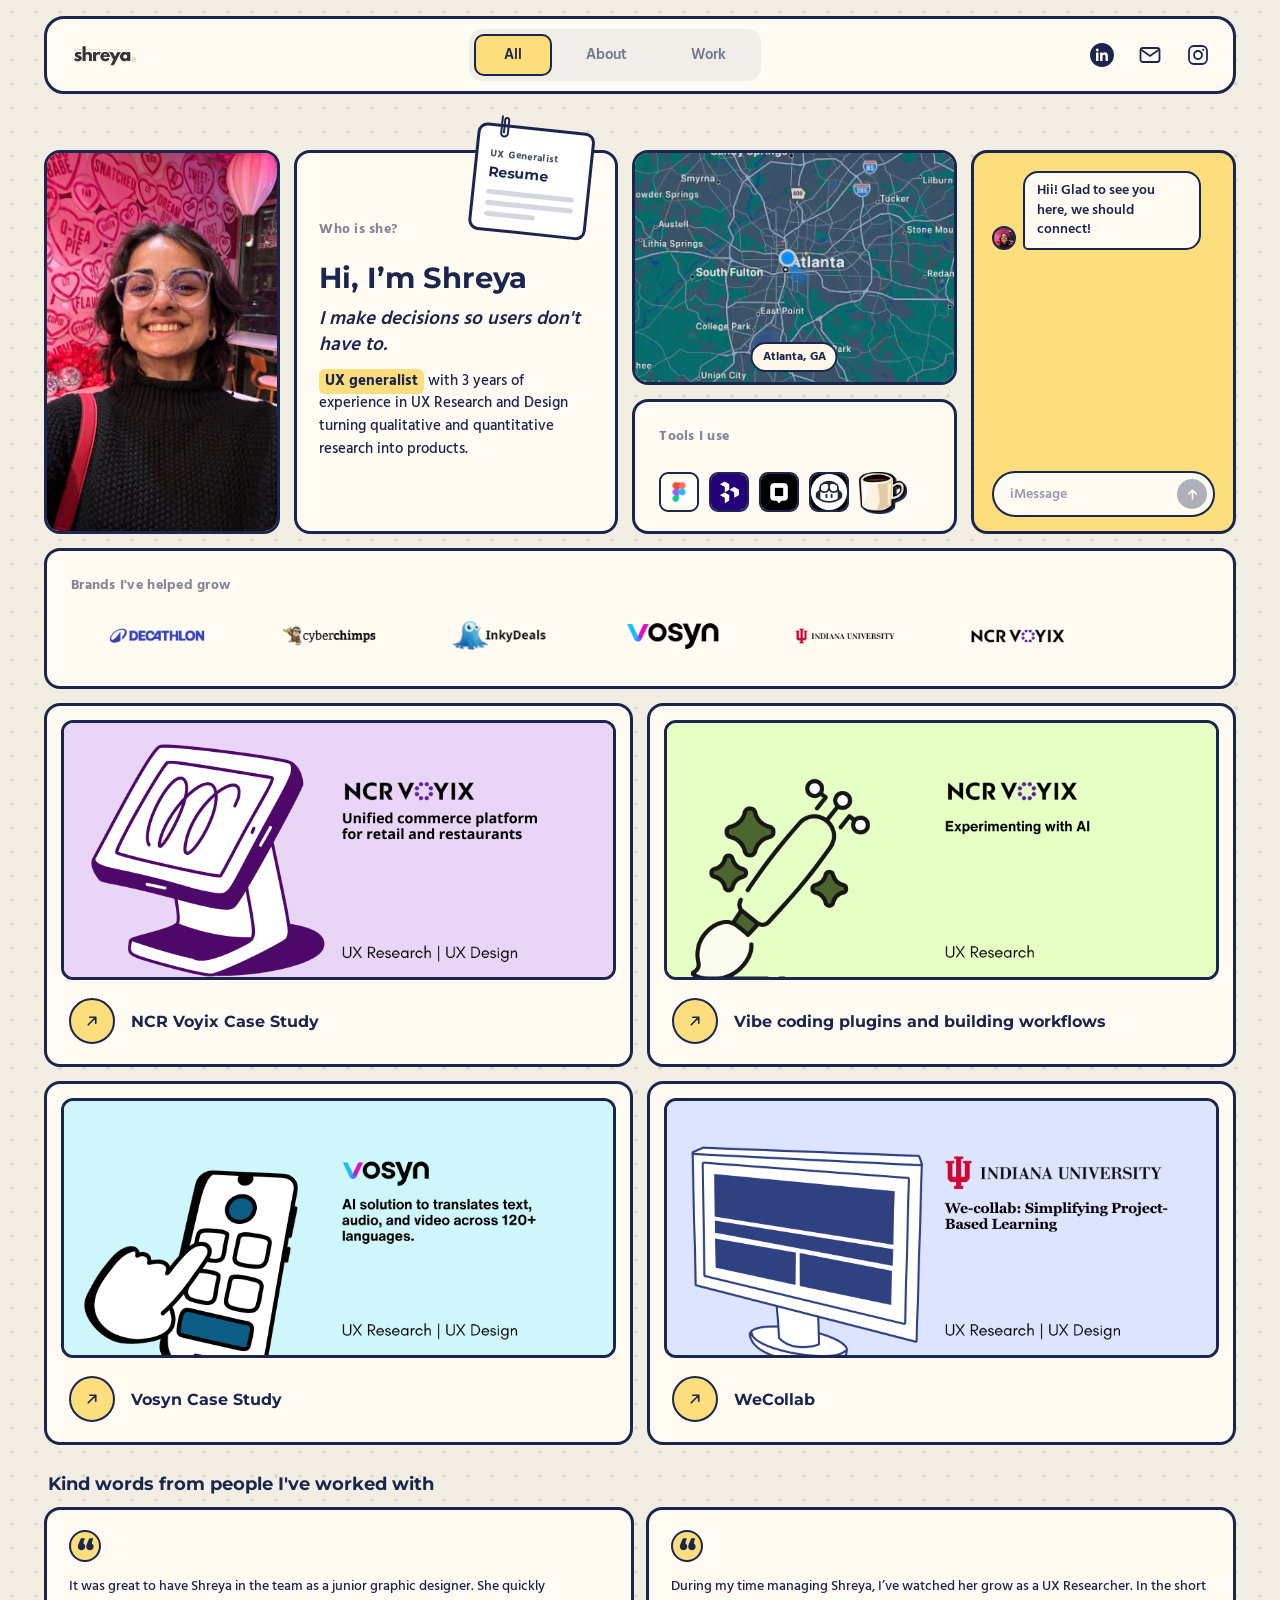
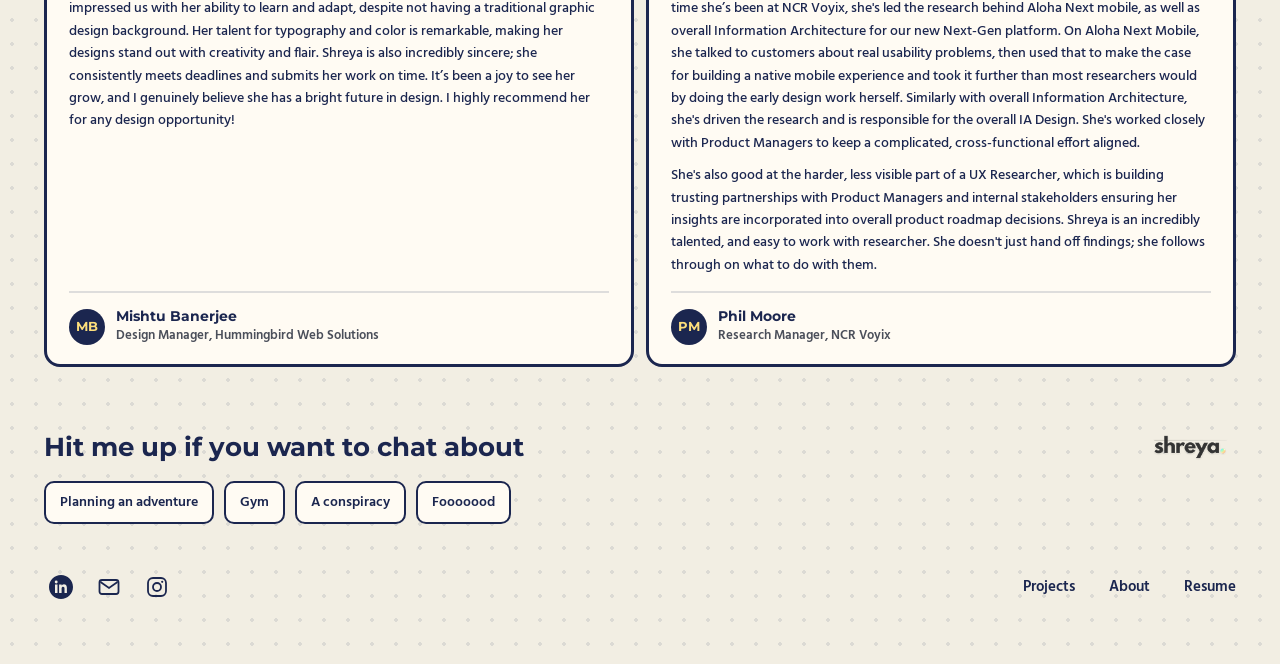
<file: index.html>
<!DOCTYPE html>
<html lang="en">
<head>
  <!-- Google tag (gtag.js) -->
  <script async src="https://www.googletagmanager.com/gtag/js?id=G-S7SCK7FHKJ"></script>
  <script>
    window.dataLayer = window.dataLayer || [];
    function gtag(){dataLayer.push(arguments);}
    gtag('js', new Date());

    gtag('config', 'G-S7SCK7FHKJ');
  </script>
  <meta charset="UTF-8" />
  <meta name="viewport" content="width=device-width, initial-scale=1.0" />
  <title>Shreya Pabalkar — UX Researcher &amp; Designer</title>
  <meta name="description" content="Shreya Pabalkar — a UX Designer turning bizarre ideas into beautifully organized realities." />
  <link rel="preconnect" href="https://fonts.googleapis.com" />
  <link rel="preconnect" href="https://fonts.gstatic.com" crossorigin />
  <link href="https://fonts.googleapis.com/css2?family=Montserrat:wght@600;700;800&family=Hind:wght@400;500;600;700&display=swap" rel="stylesheet" />
  <link rel="stylesheet" href="style.css?v=65" />
  <link rel="icon" href="data:image/svg+xml,<svg xmlns='http://www.w3.org/2000/svg' viewBox='0 0 100 100'><text y='.9em' font-size='90'>☕</text></svg>" />
</head>
<body>

  <div class="page">

    <!-- ============ HEADER ============ -->
    <div class="site-header-slot" id="header-slot">
    <header class="site-header" id="site-header">
      <a class="logo" href="#home" data-nav="home">
        <img src="Homepage/mylogo.png" alt="Shreya Pabalkar" />
      </a>

      <nav class="tabs" aria-label="Main">
        <button class="tab is-active" data-tab="home">All</button>
        <button class="tab" data-tab="about">About</button>
        <button class="tab" data-tab="work">Work</button>
      </nav>

      <div class="socials">
        <a data-social="linkedin" href="#" target="_blank" rel="noopener" aria-label="LinkedIn">
          <svg viewBox="0 0 24 24"><path d="M12 0C5.4 0 0 5.4 0 12s5.4 12 12 12 12-5.4 12-12S18.6 0 12 0zM8.5 18H6V9.5h2.5V18zM7.2 8.4a1.45 1.45 0 1 1 0-2.9 1.45 1.45 0 0 1 0 2.9zM18 18h-2.5v-4.4c0-1.1-.4-1.8-1.4-1.8-.8 0-1.2.5-1.4 1-.1.2-.1.5-.1.7V18h-2.5V9.5h2.5v1.1c.3-.5 1-1.3 2.3-1.3 1.7 0 3 1.1 3 3.5V18z"/></svg>
        </a>
        <a data-social="email" href="#" aria-label="Email">
          <svg viewBox="0 0 24 24" fill="none" stroke="currentColor" stroke-width="1.8"><rect x="2.5" y="5" width="19" height="14" rx="2.5"/><path d="M3.5 7l8.5 6 8.5-6"/></svg>
        </a>
        <a data-social="instagram" href="#" target="_blank" rel="noopener" aria-label="Instagram">
          <svg viewBox="0 0 24 24" fill="none" stroke="currentColor" stroke-width="1.8"><rect x="3" y="3" width="18" height="18" rx="5"/><circle cx="12" cy="12" r="4"/><circle cx="17.2" cy="6.8" r="1.1" fill="currentColor" stroke="none"/></svg>
        </a>
      </div>
    </header>
    </div>

    <!-- ============ VIEW: HOME ============ -->
    <main id="view-home" class="view">

      <div class="bento-grid">

        <!-- photo -->
        <div class="card box-b card-photo">
          <img id="hero-photo" alt="Shreya Pabalkar" />
        </div>

        <!-- about + resume -->
        <div class="card box-a card-intro">
          <a class="resume-paper" id="resume-link" data-resume href="#" target="_blank" rel="noopener" aria-label="Open resume PDF">
            <svg class="paperclip" viewBox="0 0 24 34" aria-hidden="true">
              <path d="M8 3 v20 a4 4 0 0 0 8 0 V7 a2.4 2.4 0 0 0 -4.8 0 v15"
                    fill="none" stroke="#1B264F" stroke-width="2.4" stroke-linecap="round"/>
            </svg>
            <span class="paper-kicker">UX Generalist</span>
            <span class="paper-title">Resume</span>
            <span class="paper-line"></span>
            <span class="paper-line"></span>
            <span class="paper-line short"></span>
          </a>
          <div class="intro-body">
            <p class="card-label" id="hero-label">Who is she?</p>
            <h1 id="hero-title"></h1>
            <p class="intro-tagline" id="hero-tagline"></p>
            <p class="intro-about" id="hero-about"></p>
          </div>
        </div>

        <!-- map -->
        <div class="card box-a card-map">
          <img src="Homepage/atlanta-map.jpg" alt="Map of Atlanta, GA" />
          <span class="map-label" id="map-label">Atlanta, GA</span>
        </div>

        <!-- tools -->
        <div class="card box-b card-tools">
          <p class="card-label">Tools I use</p>
          <div class="tools-row" id="tools-home">
            <span class="mug-wrap" id="mug-wrap" tabindex="0" role="img" aria-label="Coffee mug">
              <span class="steam" aria-hidden="true"><span></span><span></span><span></span></span>
              <img id="hero-mug" alt="" />
            </span>
          </div>
        </div>

        <!-- chat -->
        <div class="card chat-card card-chat" id="chat-card">
          <div class="chat-thread" id="chat-thread"></div>
          <form class="chat-input-row" id="chat-form" autocomplete="off">
            <input class="chat-input" id="chat-input" type="text" placeholder="iMessage" maxlength="180" aria-label="Type a message" />
            <button class="chat-send" id="chat-send" type="submit" aria-label="Send message" disabled>
              <svg viewBox="0 0 24 24" fill="none" stroke="currentColor" stroke-width="2.4" stroke-linecap="round" stroke-linejoin="round"><path d="M12 19V5M6 11l6-6 6 6"/></svg>
            </button>
          </form>
        </div>
      </div>

      <section class="brands-section">
        <div class="card box-white card-brands">
          <p class="card-label" id="brands-label">Brands that trust me</p>
          <div class="marquee">
            <div class="marquee-track" id="brands"></div>
          </div>
        </div>
      </section>

      <div class="projects-masonry">
        <div class="masonry-col" id="projects-home-col1"></div>
        <div class="masonry-col" id="projects-home-col2"></div>
      </div>

      <section class="testimonials-section" hidden>
        <p class="section-label">Kind words from people I've worked with</p>
        <div class="testimonials-grid" data-testimonials></div>
      </section>
    </main>

    <!-- ============ VIEW: ABOUT ============ -->
    <main id="view-about" class="view" hidden>
      <div class="about-simple">
        <div class="card box-white card-story" id="about-story"></div>
        <div class="about-secondary">
          <div class="card box-a card-carousel" id="about-carousel"></div>
          <div class="card box-b card-spotify" id="about-spotify"></div>
        </div>
      </div>
    </main>

    <!-- ============ VIEW: WORK ============ -->
    <main id="view-work" class="view" hidden>
      <div class="card box-white card-timeline">
        <div class="timeline" id="timeline"></div>
      </div>
      <div class="projects-grid" id="projects-work"></div>
      <section class="testimonials-section" hidden>
        <p class="section-label">Kind words from people I've worked with</p>
        <div class="testimonials-grid" data-testimonials></div>
      </section>
    </main>

    <!-- ============ VIEW: PROJECT DETAIL ============ -->
    <main id="view-project" class="view" hidden>
      <a class="back-link" id="project-back" href="#work" data-nav="work">← All work</a>
      <div class="project-layout no-nav" id="project-layout">
        <nav class="project-nav" id="project-nav" hidden>
          <ul id="project-nav-list"></ul>
        </nav>
        <div class="card box-white card-project-detail">
          <p class="card-label" id="project-category"></p>
          <h1 id="project-title"></h1>
          <!-- password gate: shown instead of the body for protected sub-pages (see unlockSecurePage in script.js) -->
          <div class="gate" id="project-gate" hidden>
            <svg class="gate-lock" viewBox="0 0 24 24" fill="none" stroke="currentColor" stroke-width="2" stroke-linecap="round" stroke-linejoin="round" aria-hidden="true"><rect x="4.5" y="10.5" width="15" height="10" rx="2.5"/><path d="M8 10.5V7.5a4 4 0 0 1 8 0v3"/></svg>
            <h2>This case study is password-protected</h2>
            <p>Enter the password to read it. Don't have one? <a data-social="email" href="#">Get in touch</a> and I'll send it over.</p>
            <form class="gate-form" id="gate-form" autocomplete="off">
              <div class="gate-field">
                <input class="gate-input" id="gate-input" type="password" placeholder="Password" aria-label="Password" aria-describedby="gate-error" autocomplete="off" autocapitalize="off" autocorrect="off" spellcheck="false" />
                <button class="gate-eye" id="gate-eye" type="button" aria-label="Show password" aria-pressed="false">
                  <svg class="eye-open" viewBox="0 0 24 24" fill="none" stroke="currentColor" stroke-width="2" stroke-linecap="round" stroke-linejoin="round" aria-hidden="true"><path d="M2 12s3.6-7 10-7 10 7 10 7-3.6 7-10 7S2 12 2 12z"/><circle cx="12" cy="12" r="3"/></svg>
                  <svg class="eye-off" viewBox="0 0 24 24" fill="none" stroke="currentColor" stroke-width="2" stroke-linecap="round" stroke-linejoin="round" aria-hidden="true"><path d="M3 3l18 18"/><path d="M10.6 6.1A10.7 10.7 0 0 1 12 6c6.4 0 10 6 10 6a17 17 0 0 1-3.2 3.9M6.6 7.6A17 17 0 0 0 2 12s3.6 6 10 6a10.5 10.5 0 0 0 4.2-.9"/><path d="M9.9 9.9a3 3 0 0 0 4.2 4.2"/></svg>
                </button>
              </div>
              <button class="gate-btn" id="gate-btn" type="submit">Unlock</button>
            </form>
            <p class="gate-error" id="gate-error" role="alert" hidden>That's not the right password — try again.</p>
          </div>
          <div class="project-body" id="project-body"></div>
          <div class="project-gallery" id="project-gallery"></div>
        </div>
      </div>
      <div class="card box-white card-more-projects">
        <p class="card-label">More case studies</p>
        <div class="more-projects-track" id="more-projects"></div>
      </div>
    </main>

    <!-- ============ FOOTER ============ -->
    <footer class="site-footer">
      <div class="footer-top">
        <div>
          <h2 id="chat-title">Hit me up if you want to chat about</h2>
          <div class="chat-chips" id="chat-chips"></div>
        </div>
        <a class="logo footer-logo" href="#home" data-nav="home">
          <img src="Homepage/mylogo.png" alt="Shreya Pabalkar" />
        </a>
      </div>
      <div class="footer-bottom">
        <div class="socials">
          <a data-social="linkedin" href="#" target="_blank" rel="noopener" aria-label="LinkedIn">
            <svg viewBox="0 0 24 24"><path d="M12 0C5.4 0 0 5.4 0 12s5.4 12 12 12 12-5.4 12-12S18.6 0 12 0zM8.5 18H6V9.5h2.5V18zM7.2 8.4a1.45 1.45 0 1 1 0-2.9 1.45 1.45 0 0 1 0 2.9zM18 18h-2.5v-4.4c0-1.1-.4-1.8-1.4-1.8-.8 0-1.2.5-1.4 1-.1.2-.1.5-.1.7V18h-2.5V9.5h2.5v1.1c.3-.5 1-1.3 2.3-1.3 1.7 0 3 1.1 3 3.5V18z"/></svg>
          </a>
          <a data-social="email" href="#" aria-label="Email">
            <svg viewBox="0 0 24 24" fill="none" stroke="currentColor" stroke-width="1.8"><rect x="2.5" y="5" width="19" height="14" rx="2.5"/><path d="M3.5 7l8.5 6 8.5-6"/></svg>
          </a>
          <a data-social="instagram" href="#" target="_blank" rel="noopener" aria-label="Instagram">
            <svg viewBox="0 0 24 24" fill="none" stroke="currentColor" stroke-width="1.8"><rect x="3" y="3" width="18" height="18" rx="5"/><circle cx="12" cy="12" r="4"/><circle cx="17.2" cy="6.8" r="1.1" fill="currentColor" stroke="none"/></svg>
          </a>
        </div>
        <nav class="footer-links">
          <a href="#work" data-nav="work">Projects</a>
          <a href="#about" data-nav="about">About</a>
          <a data-resume href="#" target="_blank" rel="noopener">Resume</a>
        </nav>
      </div>
    </footer>
  </div>

  <script src="script.js?v=53"></script>
</body>
</html>
</file>
<file: style.css>
/* ============ Shreya's portfolio — light neobrutalism ============
   Palette: cream page bg (F2EEE3, dot-grid texture), white cards, thick
   navy (1B264F) borders + hard offset shadows (no blur), yellow (FFD23F)
   as the one accent color for CTAs/active states. Project-card thumbnails
   keep their own pastel tints.
   Fonts: Montserrat (headings), Hind (body/UI, and italic for accent lines). */

:root {
  --bg: #F2EEE3;
  --card: #FFFBF3;
  --navy: #1B264F;         /* border / shadow / ink / decorative dark fills */
  --ink: #1B264F;
  --ink-soft: #4b4f5a;
  --muted: #6b6f78;
  --yellow: #fcde7c;
  --cream: #FFF7EA;         /* light text/fill used on top of navy or yellow */
  --box-a: #FFFBF3;
  --box-b: #FFFBF3;

  --border-w: 3px;
  --radius: 16px;
  --shadow-x: 5px;
  --shadow-y: 5px;
  --shadow: var(--shadow-x) var(--shadow-y) 0 var(--navy);
  --shadow-sm: 4px 4px 0 var(--navy);
}

* { margin: 0; padding: 0; box-sizing: border-box; }

body {
  font-family: "Hind", "Segoe UI", sans-serif;
  color: var(--ink);
  min-height: 100vh;
  background-color: var(--bg);
  background-image: radial-gradient(rgba(27, 38, 79, 0.10) 1.6px, transparent 1.6px);
  background-size: 24px 24px;
}

.page {
  max-width: 1240px;
  margin: 0 auto;
  padding: 16px 24px 60px;
}

h1, h2, .paper-title { font-family: "Montserrat", sans-serif; }

/* ============ card palette — neobrutalist: white, bordered, hard shadow ============ */
.card {
  background: var(--card);
  color: var(--ink);
  border-radius: var(--radius);
  padding: 24px;
  border: var(--border-w) solid var(--navy);
  box-shadow: none;
  transition: box-shadow 0.15s ease, transform 0.15s ease;
}
.card:hover { box-shadow: var(--shadow); }
.box-a, .box-b, .box-white { background: var(--card); color: var(--ink); }

.card-label {
  font-size: 13.5px;
  font-weight: 700;
  letter-spacing: 0.02em;
  color: rgba(27, 38, 79, 0.55);
  margin-bottom: 14px;
}

/* ============ header ============
   Fixed, white, bordered — pinned 16px from the top of the window on every page, so it
   never drifts (sticky shifted during scroll bounce). The slot keeps its place in the
   layout; script.js copies the header's height onto it. */
.site-header-slot { margin-bottom: 56px; }
.site-header {
  position: fixed;
  top: 16px;
  left: 50%;
  transform: translateX(-50%);
  width: min(1192px, calc(100% - 48px));
  z-index: 40;
  display: flex;
  align-items: center;
  justify-content: space-between;
  gap: 16px;
  padding: 10px 18px;
  border-radius: 20px;
  background: var(--card);
  border: var(--border-w) solid var(--navy);
  box-shadow: none;
  transition: box-shadow 0.15s ease;
}
.site-header:hover { box-shadow: var(--shadow-sm); }

.logo { display: inline-flex; align-items: center; }
.logo img { height: 26px; display: block; }
.footer-logo img { height: 30px; }

.tabs {
  display: flex;
  gap: 4px;
  background: rgba(27, 38, 79, 0.06);
  border-radius: 14px;
  padding: 5px;
}
.tab {
  border: 0;
  background: transparent;
  font-family: "Hind", sans-serif;
  font-size: 15px;
  font-weight: 600;
  color: rgba(27, 38, 79, 0.6);
  padding: 9px 30px;
  border-radius: 10px;
  cursor: pointer;
  transition: all 0.18s ease;
}
.tab:hover { color: var(--ink); }
.tab.is-active {
  background: var(--yellow);
  color: var(--ink);
  box-shadow: 0 0 0 2px var(--navy) inset;
}

.socials { display: flex; gap: 14px; align-items: center; }
.socials a {
  width: 34px; height: 34px;
  display: grid; place-items: center;
  color: var(--ink);
  transition: transform 0.15s ease;
}
.socials a:hover { transform: translateY(-2px); }
.socials svg { width: 24px; height: 24px; fill: currentColor; }
.socials svg[fill="none"] { fill: none; }

/* ============ home bento grid ============
   Row/card sizes are fixed px per breakpoint — they only change because a
   media query says so, never because content (e.g. chat messages) grew. */
.bento-grid {
  display: grid;
  grid-template-columns: 0.8fr 1.1fr 1.1fr 0.9fr;
  grid-template-rows: 235px 135px;
  grid-template-areas:
    "photo intro map   chat"
    "photo intro tools chat";
  gap: 14px;
  margin-bottom: 14px;
}

.card-intro {
  grid-area: intro;
  position: relative;
  padding: 0;
  container-type: inline-size; /* the text below scales with this card's width, so it fits at every window size */
}
.intro-body {
  height: 100%;
  overflow: hidden;
  padding: 66px clamp(20px, 7cqw, 30px) 24px;
  display: flex;
  flex-direction: column;
  justify-content: flex-start;
}
.card-intro .card-label {
  margin-bottom: 20px;
}
.card-intro h1 {
  font-size: clamp(25px, 9.2cqw, 36px);
  font-weight: 700;
  margin-bottom: 12px;
}
.intro-tagline {
  font-family: "Hind", sans-serif;
  font-style: italic;
  font-size: clamp(16px, 6cqw, 22px);
  font-weight: 600;
  line-height: 1.35;
  margin-bottom: 12px;
}
/* ==highlight== in any md text — a yellow marker swipe */
mark { background: var(--yellow); color: inherit; font-weight: 700; padding: 1px 6px; border-radius: 6px; -webkit-box-decoration-break: clone; box-decoration-break: clone; }
.intro-about {
  font-size: clamp(13px, 4.6cqw, 15px);
  line-height: 1.55;
  font-weight: 500;
}

/* resume "paper" clipped to the box, hanging over the top edge — same
   bordered/hard-shadow treatment as every other card, just smaller + tilted */
.resume-paper {
  position: absolute;
  top: -26px;
  right: 30px;
  width: 118px;
  padding: 22px 12px 12px;
  background: #FFFFFF;
  border: var(--border-w) solid var(--navy);
  border-radius: 10px;
  box-shadow: none;
  transform: rotate(6deg);
  text-decoration: none;
  z-index: 4;
  transition: transform 0.15s ease, box-shadow 0.15s ease;
  transform-origin: 50% 100%;
}
.resume-paper:hover {
  transform: rotate(1deg) translate(-2px, -2px);
  box-shadow: 5px 5px 0 var(--navy);
}
.resume-paper.flipping { animation: paperFlip 0.55s ease; }
@keyframes paperFlip {
  0%   { transform: rotate(6deg) rotateY(0deg); }
  45%  { transform: rotate(6deg) rotateY(-30deg) scale(1.04); }
  100% { transform: rotate(6deg) rotateY(0deg); }
}
.paperclip {
  position: absolute;
  top: -14px;
  left: 14px;
  width: 20px;
  height: 30px;
}
.paper-kicker {
  display: block;
  font-family: "Hind", sans-serif;
  font-weight: 700;
  font-size: 10px;
  line-height: 1;
  letter-spacing: 0.04em;
  white-space: nowrap;
  color: var(--ink-soft);
  margin-bottom: 4px;
}
.paper-title {
  display: block;
  font-weight: 700;
  font-size: 14px;
  color: var(--navy);
  margin-bottom: 9px;
}
.paper-line {
  display: block;
  height: 5px;
  border-radius: 3px;
  background: rgba(27, 38, 79, 0.18);
  margin-bottom: 6px;
}
.paper-line.short { width: 58%; margin-bottom: 0; }

/* photo — the real photo, uncut, filling the box like every other card */
.card-photo { grid-area: photo; padding: 0; overflow: hidden; }
.card-photo img { width: 100%; height: 100%; object-fit: cover; object-position: center 25%; display: block; }

/* map — real cropped map photo, same footprint as every other bento box */
.card-map {
  grid-area: map;
  padding: 0;
  overflow: hidden;
  position: relative;
}
.card-map img { width: 100%; height: 100%; object-fit: cover; object-position: center; display: block; }
.map-label {
  position: absolute;
  left: 50%;
  bottom: 10px;
  transform: translateX(-50%);
  font-family: "Hind", sans-serif;
  font-size: 12px;
  font-weight: 700;
  color: var(--ink);
  background: var(--cream);
  border: 2px solid var(--navy);
  padding: 3px 10px;
  border-radius: 999px;
}

/* tools — same footprint as the boxes above, icons + mug aligned in one row */
.card-tools {
  grid-area: tools;
  position: relative;
  display: flex;
  flex-direction: column;
}
.card-tools .card-label { margin-bottom: 22px; }
.tools-row { display: flex; gap: 10px; align-items: center; flex-wrap: wrap; flex: 1; }
.tool {
  width: 40px; height: 40px;
  display: grid; place-items: center;
  border-radius: 9px;
  overflow: hidden;
  border: 2px solid var(--navy);
  background: var(--cream);
}
.tool img { width: 100%; height: 100%; object-fit: contain; display: block; }

/* mug — sits inline with the tool icons, a touch larger so it still pops */
.mug-wrap {
  position: relative;
  width: 46px;
  height: 46px;
  display: grid;
  place-items: center;
  cursor: pointer;
  outline: none;
  flex: none;
}
.mug-wrap img {
  width: 100%; height: 100%;
  object-fit: contain;
  filter: drop-shadow(2px 2px 0 var(--navy));
  transition: transform 0.25s ease;
}
.mug-wrap:hover img, .mug-wrap:focus-visible img { transform: translateY(-2px) rotate(-6deg); }
.steam { position: absolute; left: 50%; bottom: 78%; width: 1px; height: 1px; pointer-events: none; }
.steam span {
  position: absolute;
  bottom: 0;
  width: 3px; height: 12px;
  border-radius: 3px;
  background: rgba(27, 38, 79, 0);
}
.mug-wrap:hover .steam span, .mug-wrap:focus-visible .steam span { animation: steamRise 1.3s ease-in infinite; }
.steam span:nth-child(1) { left: -6px; animation-delay: 0s; }
.steam span:nth-child(2) { left: 0px; animation-delay: 0.35s; }
.steam span:nth-child(3) { left: 6px; animation-delay: 0.7s; }
@keyframes steamRise {
  0%   { opacity: 0; transform: translateY(0) scaleX(1); background: rgba(27, 38, 79, 0.45); }
  18%  { opacity: 0.7; }
  100% { opacity: 0; transform: translateY(-24px) scaleX(1.6); background: rgba(27, 38, 79, 0); }
}

/* ============ chat card — bright yellow, matching the accent color ============ */
.chat-card {
  grid-area: chat;
  background: var(--yellow);
  border: var(--border-w) solid var(--navy);
  color: var(--ink);
  display: flex;
  flex-direction: column;
  padding: 18px 18px 14px;
  height: 100%;
  overflow: hidden;
}
.chat-thread {
  flex: 1;
  min-height: 0; /* let a flex child actually shrink/scroll instead of stretching its parent */
  overflow-y: auto;
  display: flex;
  flex-direction: column;
  gap: 8px;
  margin-bottom: 10px;
  scrollbar-width: thin;
}
.chat-row { display: flex; align-items: flex-end; gap: 7px; }
.chat-row.chat-out { justify-content: flex-end; }
.chat-avatar {
  width: 24px; height: 24px;
  border-radius: 50%;
  object-fit: cover;
  object-position: top center;
  flex: none;
  border: 2px solid var(--navy);
  background: var(--navy);
}
.chat-bubble {
  max-width: 80%;
  padding: 8px 12px;
  border-radius: 15px;
  border: 2px solid var(--navy);
  font-size: 14px;
  font-weight: 600;
  line-height: 1.4;
  animation: bubbleIn 0.22s ease;
}
.chat-row.chat-in .chat-bubble { background: var(--card); color: var(--navy); border-bottom-left-radius: 5px; }
.chat-row.chat-out .chat-bubble { background: var(--navy); color: var(--cream); border-bottom-right-radius: 5px; }
.chat-email-link { display: inline-block; margin-top: 4px; color: inherit; opacity: 0.8; font-size: 12px; text-decoration: underline; }
@keyframes bubbleIn {
  from { opacity: 0; transform: translateY(6px) scale(0.96); }
  to   { opacity: 1; transform: none; }
}

.chat-input-row {
  display: flex;
  align-items: center;
  gap: 8px;
  background: var(--card);
  border: 2px solid var(--navy);
  border-radius: 999px;
  padding: 6px 6px 6px 16px;
}
.chat-input {
  flex: 1;
  border: 0;
  background: transparent;
  outline: none;
  color: var(--ink);
  font-family: "Hind", sans-serif;
  font-size: 14px;
  font-weight: 600;
  min-width: 0;
}
.chat-input::placeholder { color: rgba(27, 38, 79, 0.45); }
.chat-send {
  width: 30px; height: 30px;
  border-radius: 50%;
  border: 2px solid var(--navy);
  background: var(--navy);
  color: var(--cream);
  display: grid;
  place-items: center;
  cursor: pointer;
  flex: none;
  transition: opacity 0.15s ease, transform 0.15s ease;
}
.chat-send:disabled { opacity: 0.35; cursor: default; }
.chat-send:not(:disabled):hover { transform: scale(1.07); }
.chat-send svg { width: 15px; height: 15px; }

/* ============ brands carousel — steps to the next logo every 1s (script.js) ============ */
.brands-section { margin-bottom: 14px; }
.card-brands .marquee {
  overflow-x: auto;
  margin-top: 4px;
  scroll-behavior: smooth;
  scrollbar-width: none;
  -ms-overflow-style: none;
}
.card-brands .marquee::-webkit-scrollbar { display: none; }
.marquee-track { display: flex; align-items: center; width: max-content; }
.brand-card { display: grid; place-items: center; padding: 0 34px; }
.brand-card img { height: 52px; max-width: 210px; object-fit: contain; display: block; }

/* ============ projects ============ */
.projects-grid {
  display: grid;
  grid-template-columns: 1fr 1fr;
  gap: 14px;
  margin-bottom: 14px;
}

/* Home's featured-projects + calendar grid — two independent columns so
   cards can be different heights (driven by their own content), matching
   the varied-size bento look, instead of a strict equal-height grid. */
.projects-masonry {
  display: flex;
  align-items: flex-start;
  gap: 14px;
  margin-bottom: 14px;
}
.masonry-col {
  display: flex;
  flex-direction: column;
  gap: 14px;
  flex: 1;
  min-width: 0;
}
.project-card {
  display: block;
  text-decoration: none;
  background: var(--card);
  color: var(--ink);
  padding: 14px 14px 20px;
  transition: transform 0.15s ease, box-shadow 0.15s ease;
}
.project-card:hover { transform: translate(-3px, -3px); box-shadow: 7px 7px 0 var(--navy); }
.project-thumb {
  border-radius: 12px;
  height: 260px;
  margin-bottom: 18px;
  display: grid;
  place-items: center;
  overflow: hidden;
  border: var(--border-w) solid var(--navy);
}
.project-thumb img { width: 100%; height: 100%; object-fit: cover; }
.project-thumb .thumb-emoji { font-size: 84px; filter: drop-shadow(2px 4px 0 rgba(27,38,79,.35)); }

.project-meta { display: flex; align-items: center; gap: 16px; padding: 0 8px; }
.project-arrow {
  width: 46px; height: 46px;
  border-radius: 50%;
  background: var(--yellow);
  border: 2px solid var(--navy);
  color: var(--navy);
  display: grid; place-items: center;
  flex: none;
}
.project-arrow svg { width: 18px; height: 18px; stroke: var(--navy); }
.project-meta h3 { font-family: "Montserrat", sans-serif; font-size: 16px; font-weight: 700; }

/* ============ project detail ============ */
.back-link {
  display: inline-block;
  font-weight: 700;
  color: var(--ink);
  text-decoration: none;
  margin-bottom: 14px;
}
.back-link:hover { text-decoration: underline; }

/* left scrollspy nav + right content column; collapses to one column when a
   project.md has no ## sections (renderProject() toggles .no-nav) */
.project-layout { display: grid; grid-template-columns: 190px minmax(0, 1fr); gap: 28px; align-items: start; }
.project-layout.no-nav { grid-template-columns: minmax(0, 1fr); }
.project-nav { position: sticky; top: 104px; }
.project-nav ul { list-style: none; display: flex; flex-direction: column; gap: 2px; }
.project-nav button {
  display: block;
  width: 100%;
  text-align: left;
  background: none;
  border: none;
  border-left: 3px solid rgba(27, 38, 79, 0.15);
  cursor: pointer;
  font-family: "Hind", sans-serif;
  font-size: 14px;
  font-weight: 600;
  color: var(--ink-soft);
  padding: 8px 0 8px 14px;
  transition: color 0.15s ease, border-color 0.15s ease;
}
.project-nav button:hover { color: var(--ink); }
.project-nav button.is-active { color: var(--ink); font-weight: 700; border-left-color: var(--brand, var(--yellow)); }

.card-project-detail { margin-bottom: 14px; }
.card-project-detail h1 { font-size: 32px; font-weight: 700; margin-bottom: 18px; }
/* a small brand-color tick before the category label — the one "minimal color" touch
   that shows up outside the stat cards when a project sets Work/page.md's `color` field */
.card-project-detail #project-category:not(:empty)::before {
  content: "";
  display: inline-block;
  width: 8px; height: 8px;
  border-radius: 50%;
  background: var(--brand, var(--yellow));
  margin-right: 8px;
  vertical-align: middle;
}
.project-body p { line-height: 1.65; font-weight: 500; margin-bottom: 16px; }
.project-body p a { color: inherit; }
.project-body ul, .project-body ol { margin: 0 0 16px 22px; }
.project-body li { line-height: 1.65; font-weight: 500; margin-bottom: 6px; }
.project-body blockquote {
  font-family: "Hind", sans-serif;
  font-style: italic;
  font-weight: 600;
  font-size: 16px;
  line-height: 1.5;
  color: var(--ink-soft);
  border-left: 3px solid var(--brand, var(--yellow));
  padding-left: 16px;
  margin: 4px 0 20px;
}
.project-inline-img {
  max-width: 300px;
  max-height: 400px;
  width: auto;
  height: auto;
  object-fit: contain;
  border-radius: 12px;
  border: var(--border-w) solid var(--navy);
  display: block;
  margin: 4px 0 20px;
}

/* an explicit text+image pairing (see script.js's mediaRowImg) — text on the
   left, image on the right; stacks on narrow screens */
.media-row { display: grid; grid-template-columns: 1fr auto; align-items: stretch; gap: 20px; margin: 4px 0 20px; }
.media-row-text { display: flex; flex-direction: column; }
.media-row-text > *:last-child { margin-bottom: 0; }
.media-row-text .stat-grid { flex: 1; }
.media-row .project-inline-img { margin: 0; }
/* "{wide}" images (diagrams): full column width, bordered like the feature cards */
.project-inline-img.is-wide { max-width: 100%; max-height: none; width: 100%; border: 2px solid var(--navy); background: var(--card); }
.project-section { scroll-margin-top: 112px; }
.project-section + .project-section { margin-top: 64px; }
.project-subhead { font-family: "Montserrat", sans-serif; font-size: 19px; font-weight: 700; margin: 26px 0 12px; }
.project-subhead:first-child { margin-top: 0; }
/* "### " in-section heading — a lighter beat than .project-subhead's section titles,
   but still a real heading (not just a bold paragraph) */
.project-subhead2 { font-family: "Montserrat", sans-serif; font-size: 22px; font-weight: 700; margin: 24px 0 10px; color: var(--brand, var(--ink)); }
/* a paragraph that's *only* a bold label (e.g. "**My work:**") reads as a mini-heading */
.project-body p.project-label { font-size: 17px; font-weight: 700; color: var(--ink); margin-bottom: 8px; }

/* "**Impact:** ..." (bold lead-in + real text) gets boxed instead of a plain <p> */
.callout-card {
  background: #F1E9FB;
  border: 2px solid var(--navy);
  border-radius: 12px;
  padding: 16px 18px;
  margin: 4px 0 20px;
}
.callout-card p { margin-bottom: 0; }

/* a bullet block of only images (see clientLogos() in script.js) — a bordered
   logo strip, e.g. for a "clients I work with" list */
.client-logos-card {
  background: var(--card);
  border: 2px solid var(--navy);
  border-radius: 12px;
  padding: 16px 18px;
  margin: 4px 0 20px;
}
.client-logos-row { display: flex; flex-wrap: wrap; gap: 12px; }
.client-logo-img { width: 150px; height: 75px; object-fit: cover; border: 2px solid var(--navy); border-radius: 8px; display: block; }

/* infographic bullet blocks — see statGrid()/featureGrid() in script.js */
.stat-grid { display: grid; grid-template-columns: repeat(auto-fit, minmax(120px, 1fr)); gap: 10px; margin: 4px 0 20px; }
.stat-card { border: 2px solid var(--navy); border-radius: 10px; padding: 10px 12px; background: var(--bg); }
.stat-value { font-family: "Montserrat", sans-serif; font-size: 21px; font-weight: 800; line-height: 1; margin-bottom: 4px; color: var(--brand, var(--ink)); }
.stat-label { font-weight: 700; font-size: 12px; margin-bottom: 2px; }
.stat-desc { font-size: 11px; font-weight: 500; color: var(--ink-soft); line-height: 1.4; }

.feature-grid { display: grid; grid-template-columns: repeat(auto-fit, minmax(220px, 1fr)); gap: 14px; margin: 4px 0 20px; }
.feature-card {
  border: 2px solid var(--navy);
  border-radius: 12px;
  padding: 16px;
  background: var(--card);
  transition: transform 0.15s ease, box-shadow 0.15s ease;
}
.feature-card:hover { transform: translate(-2px, -2px); box-shadow: 4px 4px 0 var(--navy); }
.feature-title { font-family: "Montserrat", sans-serif; font-size: 15px; font-weight: 700; margin-bottom: 6px; }
.feature-card p { font-size: 13.5px; line-height: 1.55; font-weight: 500; color: var(--ink-soft); margin: 0; }
.project-gallery {
  display: grid;
  grid-template-columns: repeat(auto-fill, minmax(260px, 1fr));
  gap: 14px;
  margin-top: 8px;
}
.project-gallery img {
  width: 100%;
  aspect-ratio: 4 / 3;
  object-fit: cover;
  border-radius: 12px;
  border: var(--border-w) solid var(--navy);
  display: block;
}
.gallery-item { position: relative; margin: 0; }
.gallery-item figcaption {
  position: absolute;
  left: var(--border-w);
  right: var(--border-w);
  bottom: var(--border-w);
  padding: 22px 14px 12px;
  border-radius: 0 0 9px 9px;
  background: linear-gradient(to top, rgba(27, 38, 79, 0.92), rgba(27, 38, 79, 0));
  color: var(--cream);
  font-size: 14px;
  font-weight: 600;
  line-height: 1.35;
  opacity: 0;
  transform: translateY(6px);
  transition: opacity 0.18s ease, transform 0.18s ease;
  pointer-events: none;
}
.gallery-item:hover figcaption { opacity: 1; transform: none; }
/* an inline project image with a hover caption: the figure takes over the image's
   box (width + margins) so the layout doesn't shift */
.inline-figure { width: fit-content; max-width: 100%; margin: 4px 0 20px; }
.inline-figure.is-wide { width: 100%; }
.inline-figure .project-inline-img { margin: 0; }
.media-row .inline-figure { margin: 0; align-self: start; }

/* "More case studies" strip at the bottom of every project page — a single row,
   step-carousel behavior matching the brands section (see script.js) */
.card-more-projects { margin-top: 14px; }
.more-projects-track {
  display: flex;
  gap: 14px;
  overflow-x: auto;
  scroll-behavior: smooth;
  scrollbar-width: none;
  -ms-overflow-style: none;
}
.more-projects-track::-webkit-scrollbar { display: none; }
.more-project-tile { flex: 0 0 140px; text-decoration: none; color: inherit; }
.more-project-thumb {
  width: 140px;
  height: 100px;
  border-radius: 10px;
  border: 2px solid var(--navy);
  overflow: hidden;
  display: grid;
  place-items: center;
  transition: transform 0.15s ease, box-shadow 0.15s ease;
}
.more-project-thumb img { width: 100%; height: 100%; object-fit: cover; }
.more-project-tile:hover .more-project-thumb { transform: translate(-2px, -2px); box-shadow: 4px 4px 0 var(--navy); }
.more-project-tile p { margin-top: 8px; font-size: 12.5px; font-weight: 700; line-height: 1.35; text-align: center; }

/* ============ about view ============ */
.about-simple { display: flex; flex-direction: column; gap: 14px; }
.about-secondary { display: grid; grid-template-columns: 1.3fr 1fr; gap: 14px; align-items: stretch; }

.card-story h2 { font-size: 25px; font-weight: 700; margin-bottom: 18px; }
.card-story { display: flow-root; }
.story-photo { float: right; width: 230px; margin: 4px 0 16px 28px; }
.story-photo img { display: block; width: 100%; height: auto; border: var(--border-w) solid var(--navy); border-radius: 14px; background: var(--card); }
@media (max-width: 640px) { .story-photo { float: none; width: min(260px, 100%); margin: 4px auto 18px; } }
.card-story p:not(.card-label) { line-height: 1.65; font-weight: 500; margin-bottom: 16px; }
.card-story .card-label { margin-top: 6px; margin-bottom: 8px; }
.card-story .card-label ~ .card-label { margin-top: 38px; } /* extra air before each later subsection */
.card-story a { color: inherit; }

.img-fallback {
  width: 100%; height: 220px;
  border-radius: 12px;
  border: 2px dashed var(--navy);
  display: grid; place-items: center;
  background: var(--bg);
  color: var(--ink-soft); font-weight: 700;
  margin-bottom: 16px;
}

/* photo carousel — combined hobbies + outdoors, one image at a time */
.card-carousel { display: flex; flex-direction: column; }
.carousel-stage {
  display: flex;
  align-items: center;
  gap: 12px;
  margin-bottom: 14px;
}
.carousel-stage img,
.carousel-stage video {
  flex: 1;
  min-width: 0;
  width: 100%;
  aspect-ratio: 4 / 3;
  object-fit: cover;
  border-radius: 12px;
  border: var(--border-w) solid var(--navy);
  display: block;
}
/* video slides keep their whole frame (phone clips are often portrait) on a navy mat */
.carousel-stage video { object-fit: contain; background: var(--navy); }
.carousel-arrow {
  width: 40px; height: 40px;
  border-radius: 50%;
  background: var(--yellow);
  border: 2px solid var(--navy);
  color: var(--navy);
  display: grid; place-items: center;
  flex: none;
  cursor: pointer;
  transition: transform 0.15s ease;
}
.carousel-arrow:hover { transform: translate(-2px, -2px); }
.carousel-arrow svg { width: 18px; height: 18px; }
.carousel-caption { font-weight: 600; font-size: 14.5px; color: var(--ink-soft); margin-bottom: 12px; min-height: 20px; }
.carousel-dots { display: flex; gap: 8px; }
.carousel-dot {
  width: 9px; height: 9px;
  border-radius: 50%;
  border: 2px solid var(--navy);
  background: var(--card);
  cursor: pointer;
}
.carousel-dot.is-active { background: var(--yellow); }

/* spotify bento */
.card-spotify { display: flex; flex-direction: column; }
.spotify-embed { flex: 1; min-height: 352px; border-radius: 12px; overflow: hidden; border: var(--border-w) solid var(--navy); background: var(--card); }
.spotify-embed iframe { width: 100%; height: 100%; border: 0; display: block; }
.spotify-placeholder {
  flex: 1;
  display: flex;
  align-items: center;
  background: var(--bg);
  border: 2px dashed var(--navy);
  border-radius: 12px;
  padding: 24px;
}
.spotify-placeholder p { font-weight: 500; line-height: 1.55; font-size: 14.5px; color: var(--ink-soft); }

/* testimonials — filled-in quotes only; 1 → one wide card, 2 → two columns, 3 → three */
.testimonials-section { margin-top: 28px; }
.section-label { font-family: "Montserrat", sans-serif; font-weight: 700; font-size: 18px; margin: 0 4px 12px; }
.testimonials-grid { display: grid; grid-template-columns: repeat(3, minmax(0, 1fr)); gap: 12px; }
.testimonials-grid[data-count="1"] { grid-template-columns: minmax(0, 1fr); }
.testimonials-grid[data-count="2"] { grid-template-columns: repeat(2, minmax(0, 1fr)); }
.testimonial-card { position: relative; display: flex; flex-direction: column; gap: 14px; margin: 0; padding: 20px 22px 18px; }
.testimonial-mark {
  display: grid; place-items: center;
  width: 32px; height: 32px; padding-top: 10px;
  background: var(--yellow); border: 2px solid var(--navy); border-radius: 50%;
  font-family: "Montserrat", sans-serif; font-weight: 800; font-size: 32px; line-height: 0; color: var(--navy);
}
.testimonial-quote { flex: 1; margin: 0; font-weight: 500; font-size: 14px; line-height: 1.6; }
.testimonials-grid[data-count="1"] .testimonial-quote { font-size: 16px; max-width: 820px; }
.testimonial-quote p + p { margin-top: 10px; }
.testimonial-who { display: flex; align-items: center; gap: 11px; padding-top: 14px; border-top: 2px solid rgba(27, 38, 79, 0.14); }
.testimonial-avatar {
  flex: none; display: grid; place-items: center; width: 36px; height: 36px;
  background: var(--navy); color: var(--yellow); border-radius: 50%;
  font-family: "Montserrat", sans-serif; font-weight: 700; font-size: 12.5px; letter-spacing: 0.02em;
}
.testimonial-name { font-family: "Montserrat", sans-serif; font-weight: 700; font-size: 14px; }
.testimonial-role { font-weight: 600; font-size: 12.5px; color: var(--ink-soft); margin-top: 1px; }

/* ============ work view: timeline ============ */
.card-timeline { margin-bottom: 14px; padding: 40px 28px; }
.timeline {
  position: relative;
  display: grid;
  grid-auto-flow: column;
  grid-auto-columns: 1fr;
  gap: 12px;
}
/* horizontal connector running behind the dots — the dots' halo (see .tl-dot
   box-shadow) masks it out right around each dot so it never touches one */
.timeline::before {
  content: "";
  position: absolute;
  left: 0;
  right: 0;
  top: var(--dot-y, 50%);
  height: 2px;
  background: rgba(27, 38, 79, 0.2);
  z-index: 0;
}
.tl-item { position: relative; z-index: 1; text-align: center; padding-top: 4px; }
.tl-item h3 { font-family: "Montserrat", sans-serif; font-size: 18px; font-weight: 700; min-height: 52px; display: flex; align-items: flex-end; justify-content: center; }
.tl-item h3 a { color: inherit; text-decoration: none; }
.tl-item h3 a:hover { text-decoration: underline; }
.tl-role { font-weight: 600; opacity: 0.65; font-size: 14.5px; margin: 4px 0 14px; }
.tl-year { font-weight: 700; font-size: 13.5px; margin-bottom: 14px; }
.tl-dot {
  position: relative;
  z-index: 1;
  display: block;
  width: 14px; height: 14px;
  margin: 0 auto 6px;
  border-radius: 50%;
  border: 2px solid var(--navy);
  background: var(--dot, var(--yellow));
  box-shadow: 0 0 0 6px var(--card);
}
.tl-notes { font-size: 13px; font-weight: 500; opacity: 0.7; line-height: 1.6; margin-top: 10px; }

/* ============ footer ============ */
.site-footer { margin-top: 64px; }
.footer-top {
  display: flex;
  justify-content: space-between;
  align-items: flex-start;
  gap: 24px;
  margin-bottom: 46px;
}
.footer-top h2 { font-family: "Montserrat", sans-serif; font-size: 26px; font-weight: 700; margin-bottom: 18px; color: var(--ink); }
.chat-chips { display: flex; flex-wrap: wrap; gap: 10px; max-width: 560px; }
.chat-chips span {
  background: var(--card);
  border: 2px solid var(--navy);
  border-radius: 10px;
  padding: 8px 14px;
  font-size: 14px;
  font-weight: 600;
  box-shadow: none;
  transition: box-shadow 0.15s ease;
}
.chat-chips span:hover { box-shadow: 3px 3px 0 var(--navy); }
.footer-bottom {
  display: flex;
  justify-content: space-between;
  align-items: center;
}
.footer-links { display: flex; gap: 34px; }
.footer-links a {
  color: var(--ink);
  text-decoration: none;
  font-family: "Hind", sans-serif;
  font-weight: 600;
  font-size: 15px;
}
.footer-links a:hover { text-decoration: underline; }

/* ============ views ============ */
.view[hidden] { display: none; }

/* ============ responsive ============
   Every breakpoint below sets its own fixed grid-template-rows — box sizes
   change only because a media query says so, never because content
   (e.g. chat messages) grew. */
@media (max-width: 1020px) {
  .bento-grid {
    grid-template-columns: 1fr 1fr;
    grid-template-rows: 300px 280px 140px;
    grid-template-areas:
      "intro intro"
      "photo chat"
      "map tools";
  }
  /* the intro card is much wider (and shorter) here than on desktop, where the
     tall padding-top exists only to clear the resume paper in a narrow column */
  .intro-body { padding-top: 36px; }
  .card-intro .card-label { margin-bottom: 14px; }
  .about-secondary { grid-template-columns: 1fr; }
  .timeline { grid-auto-flow: row; grid-auto-columns: unset; grid-template-columns: 1fr 1fr; gap: 30px; }
  .timeline::before { display: none; }
  /* scrollspy nav becomes a horizontal scrollable tab strip above the content */
  .project-layout { grid-template-columns: minmax(0, 1fr); }
  .project-nav { position: static; margin-bottom: 18px; }
  .project-nav ul { flex-direction: row; overflow-x: auto; gap: 18px; border-bottom: 2px solid rgba(27, 38, 79, 0.15); padding-bottom: 4px; }
  .project-nav button { border-left: none; border-bottom: 3px solid transparent; padding: 4px 2px 8px; white-space: nowrap; }
  .project-nav button.is-active { border-left-color: transparent; border-bottom-color: var(--brand, var(--yellow)); }
  .tl-dot { box-shadow: none; }
  .testimonials-grid, .testimonials-grid[data-count] { grid-template-columns: minmax(0, 1fr); }
  .testimonial-card { padding: 18px 18px 16px; }
}

@media (max-width: 640px) {
  .page { padding: 16px 14px 30px; }
  .site-header { flex-wrap: wrap; justify-content: center; width: calc(100% - 28px); }
  .media-row { grid-template-columns: 1fr; }
  .media-row .project-inline-img { max-width: 100%; }
  .bento-grid {
    grid-template-columns: 1fr;
    grid-template-rows: 380px 320px 280px 150px 130px;
    grid-template-areas: "intro" "photo" "chat" "map" "tools";
    margin-bottom: 30px;
  }
  .intro-body { padding-top: 80px; }
  .resume-paper { top: -22px; right: 18px; }
  .projects-grid { grid-template-columns: 1fr; }
  .projects-masonry { flex-direction: column; }
  .timeline { grid-template-columns: 1fr; }
  .card-intro h1 { font-size: 29px; }
  .footer-top { flex-direction: column; }
  .project-thumb { height: 220px; }
  .tools-row { gap: 10px; }
  .tool { width: 34px; height: 34px; }
  .mug-wrap { width: 40px; height: 40px; }
}

/* ============ password gate (protected case-study sub-pages) ============ */
.gate {
  max-width: 460px;
  margin: 8px 0 24px;
  padding: 28px 26px 26px;
  background: var(--card);
  border: 2px solid var(--navy);
  border-radius: 12px;
}
.gate-lock {
  width: 38px; height: 38px;
  padding: 8px;
  margin-bottom: 14px;
  color: var(--navy);
  background: var(--yellow);
  border: 2px solid var(--navy);
  border-radius: 50%;
}
.gate h2 { font-family: "Montserrat", sans-serif; font-size: 19px; font-weight: 700; margin-bottom: 8px; }
.gate p { line-height: 1.6; font-weight: 500; color: var(--ink-soft); }
.gate p a { color: var(--ink); font-weight: 700; }
.gate-form { display: flex; gap: 10px; margin-top: 18px; }
.gate-field { position: relative; flex: 1; min-width: 0; display: flex; }
.gate-input {
  flex: 1;
  min-width: 0;
  padding-right: 46px !important;
  font: inherit;
  font-weight: 500;
  color: var(--ink);
  background: var(--card);
  border: 2px solid var(--navy);
  border-radius: 10px;
  padding: 10px 14px;
}
.gate-input:focus-visible { outline: 3px solid var(--yellow); outline-offset: 1px; }
.gate-input::placeholder { color: rgba(27, 38, 79, 0.45); }
.gate-btn {
  font: inherit;
  font-weight: 700;
  color: var(--navy);
  background: var(--yellow);
  border: 2px solid var(--navy);
  border-radius: 10px;
  padding: 10px 18px;
  cursor: pointer;
  transition: box-shadow 0.15s ease, transform 0.15s ease;
}
.gate-btn:hover:not(:disabled) { box-shadow: 3px 3px 0 var(--navy); transform: translate(-1px, -1px); }
.gate-btn:disabled { opacity: 0.55; cursor: default; }
.gate .gate-error { margin-top: 12px; font-size: 14px; font-weight: 600; color: #B3261E; }
.gate-form.is-wrong { animation: gateShake 0.35s ease; }
@keyframes gateShake {
  20%, 60% { transform: translateX(-6px); }
  40%, 80% { transform: translateX(6px); }
}
@media (prefers-reduced-motion: reduce) { .gate-form.is-wrong { animation: none; } }

/* inline link-button used in project.md, e.g. [Open the case study →](#work/ncr/ux-design) */
.project-body a.btn-link {
  display: inline-block;
  color: var(--navy);
  font-weight: 700;
  text-decoration: none;
  background: var(--yellow);
  border: 2px solid var(--navy);
  border-radius: 10px;
  padding: 8px 14px;
  transition: box-shadow 0.15s ease, transform 0.15s ease;
}
.project-body a.btn-link:hover { box-shadow: 3px 3px 0 var(--navy); transform: translate(-1px, -1px); }

/* ============ article layout (protected case-study pages) ============
   One narrow reading column, bold lead-ins on plain bullet lists instead of cards,
   small centered images with captions underneath, big pull quotes, lots of air. */
.project-body blockquote.pull-quote { margin: 52px 0; padding: 2px 0 2px 28px; border-left: 6px solid var(--brand, var(--yellow)); font-style: normal; color: var(--ink); }
.project-body .pull-quote p {
  font-family: "Montserrat", sans-serif;
  font-size: 26px;
  font-weight: 600;
  line-height: 1.4;
  letter-spacing: -0.01em;
  color: var(--ink);
  margin: 0 0 14px;
}
.pull-quote cite { display: block; font-style: normal; font-size: 15px; font-weight: 700; color: var(--ink-soft); }

.is-article .project-body p { font-size: 18px; line-height: 1.8; margin-bottom: 28px; }
.is-article .project-body ul, .is-article .project-body ol { margin: 0 0 36px 24px; }
.is-article .project-body li { font-size: 18px; line-height: 1.75; margin-bottom: 18px; }
.is-article .project-body li strong { font-weight: 700; color: var(--ink); }
.is-article .project-section + .project-section { margin-top: 96px; }
.is-article .project-subhead { font-size: 26px; margin: 0 0 24px; }
.is-article .project-subhead2 { font-size: 20px; color: var(--ink); margin: 48px 0 18px; }
.is-article .project-body > .project-section > .project-subhead2:first-child { margin-top: 0; }

.is-article .inline-figure, .is-article .inline-figure.is-wide { width: 100%; max-width: 520px; margin: 44px auto; }
.is-article .project-inline-img, .is-article .project-inline-img.is-wide {
  width: 100%; max-width: 100%; max-height: none; cursor: zoom-in; border-width: 2px;
}
/* captions sit under the image, always visible */
.is-article .gallery-item figcaption {
  position: static;
  padding: 12px 4px 0;
  background: none;
  color: var(--muted);
  font-size: 14px;
  font-weight: 500;
  text-align: center;
  opacity: 1;
  transform: none;
}

.is-article .project-body .pull-quote p { font-size: 26px; line-height: 1.4; margin: 0 0 14px; }

.lightbox {
  position: fixed; inset: 0; z-index: 100;
  display: flex; align-items: center; justify-content: center;
  padding: 24px;
  background: rgba(27, 38, 79, 0.88);
  cursor: zoom-out;
}
.lightbox img { max-width: 100%; max-height: 100%; border-radius: 12px; border: 3px solid var(--navy); background: var(--card); }

@media (max-width: 640px) {
  .project-body .pull-quote p, .is-article .project-body .pull-quote p { font-size: 21px; }
  .is-article .project-body p, .is-article .project-body li { font-size: 17px; }
}

/* "| a | b |" markdown tables (see flushBlocks in script.js) */
.project-table-wrap { overflow-x: auto; margin: 4px 0 36px; border: 2px solid var(--navy); border-radius: 12px; background: var(--card); }
.project-table { width: 100%; border-collapse: collapse; font-size: 16px; line-height: 1.6; }
.project-table th, .project-table td { text-align: left; vertical-align: top; padding: 14px 18px; border-bottom: 1px solid rgba(27, 38, 79, 0.18); }
.project-table th { font-family: "Montserrat", sans-serif; font-size: 14px; font-weight: 700; background: var(--yellow); border-bottom: 2px solid var(--navy); white-space: nowrap; }
.project-table td { font-weight: 500; }
.project-table td:first-child { font-weight: 700; }
.project-table th + th, .project-table td + td { border-left: 1px solid rgba(27, 38, 79, 0.18); }
.project-table tbody tr:last-child td { border-bottom: none; }
.project-table td:nth-child(2) { min-width: 180px; }
.project-table td:nth-child(3) { min-width: 240px; }

.gate-eye {
  position: absolute; top: 50%; right: 8px; transform: translateY(-50%);
  width: 32px; height: 32px; padding: 6px;
  display: grid; place-items: center;
  color: var(--ink-soft); background: none; border: none; border-radius: 8px; cursor: pointer;
}
.gate-eye:hover { color: var(--ink); background: rgba(27, 38, 79, 0.08); }
.gate-eye:focus-visible { outline: 3px solid var(--yellow); outline-offset: 1px; }
.gate-eye svg { width: 20px; height: 20px; }
.gate-eye .eye-off { display: none; }
.gate-eye[aria-pressed="true"] .eye-open { display: none; }
.gate-eye[aria-pressed="true"] .eye-off { display: block; }
</file>
